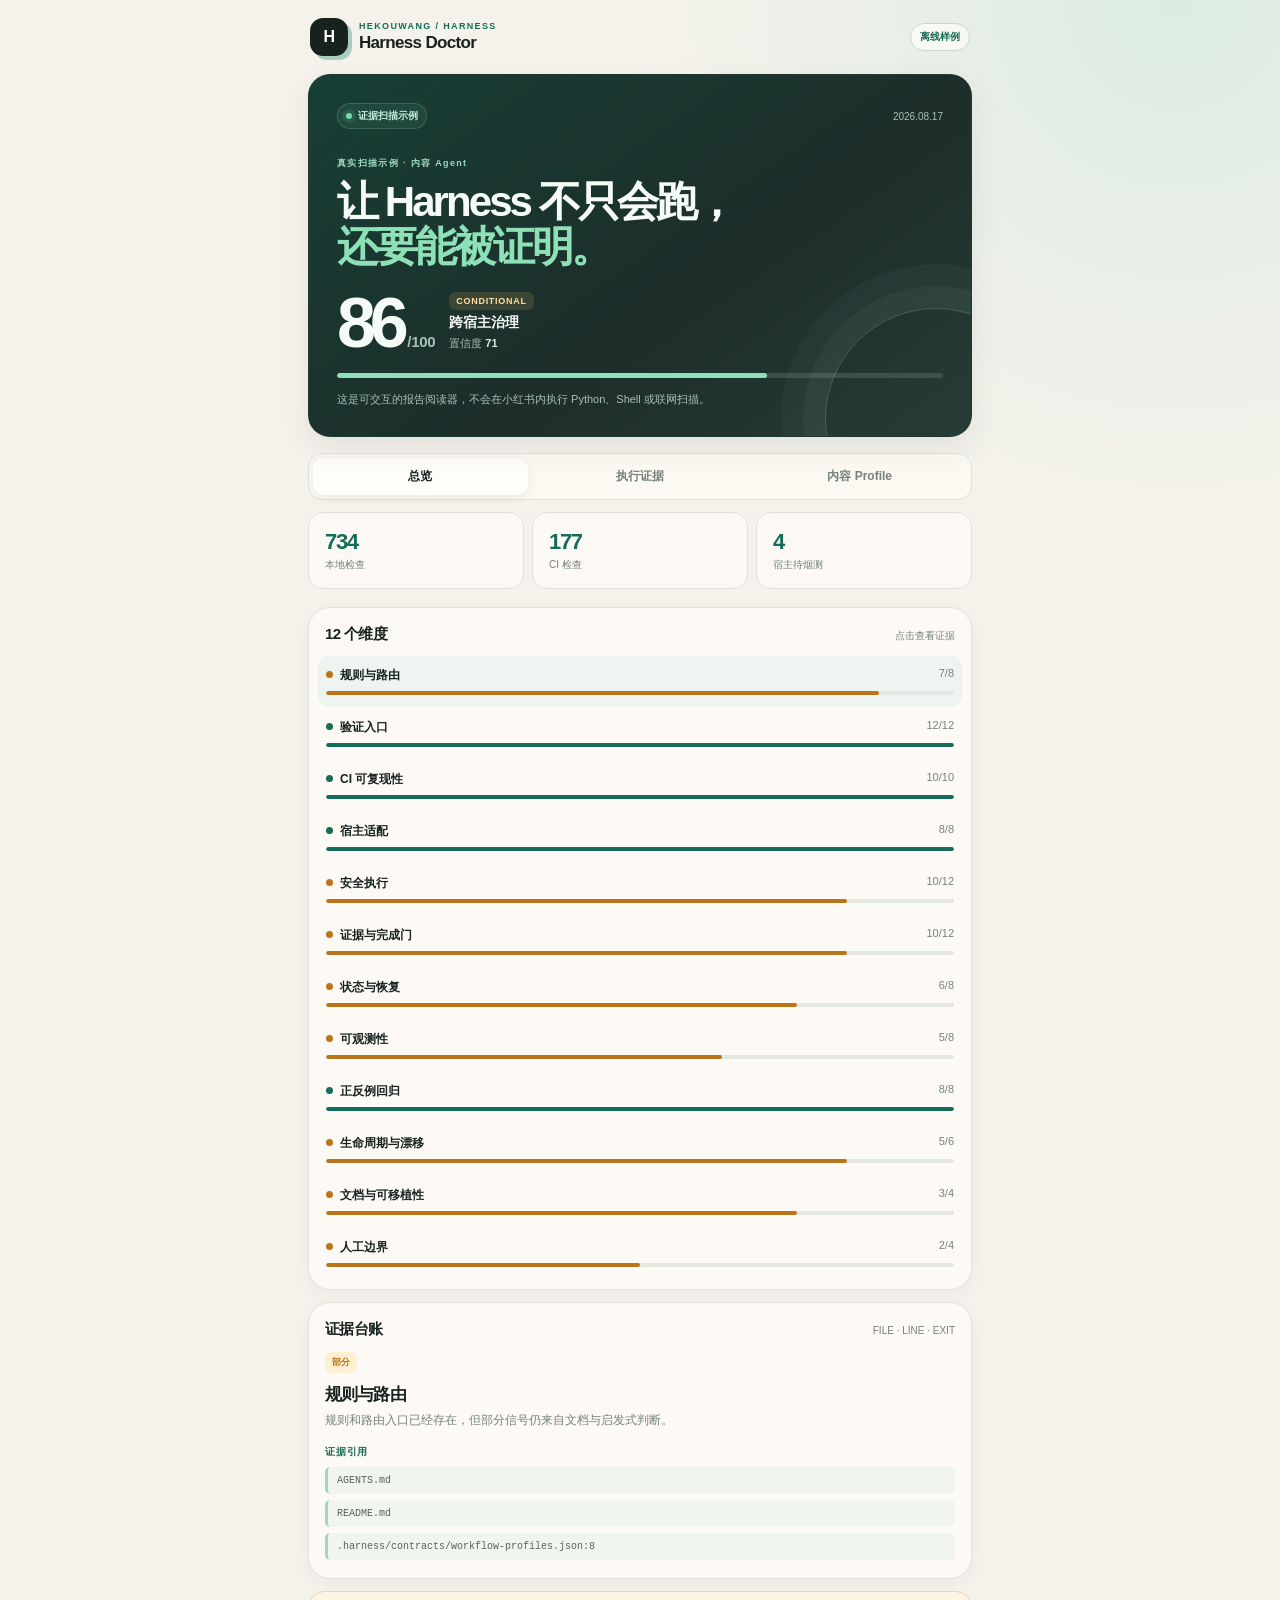
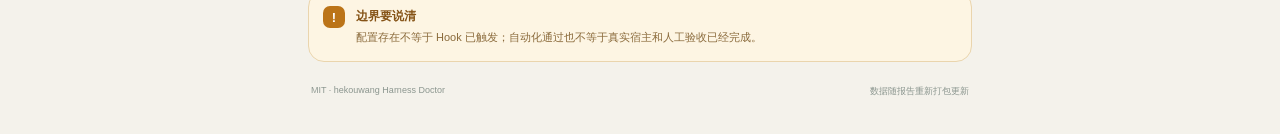
<file: xhs-tool/index.html>
<!doctype html>
<html lang="zh-CN">
<head>
  <meta charset="utf-8">
  <meta name="viewport" content="width=device-width, initial-scale=1, viewport-fit=cover">
  <meta name="theme-color" content="#f4f2eb">
  <meta name="description" content="hekouwang Harness Doctor 离线评分卡演示">
  <title>Harness Doctor · 离线评分卡</title>
  <link rel="icon" href="icon.png" type="image/png">
  <link rel="stylesheet" href="styles.css">
</head>
<body>
  <div class="app-shell">
    <header class="topbar">
      <div class="brand-lockup">
        <div class="brand-mark" aria-hidden="true">H</div>
        <div>
          <p class="brand-kicker">HEKOUWANG / HARNESS</p>
          <h1>Harness Doctor</h1>
        </div>
      </div>
      <span class="offline-badge">离线样例</span>
    </header>

    <main>
      <section class="hero-card" aria-labelledby="reportTitle">
        <div class="hero-meta">
          <span class="status-pill"><i></i>证据扫描示例</span>
          <span id="generatedAt">2026.08.17</span>
        </div>
        <p class="report-kicker">真实扫描示例 · 内容 Agent</p>
        <h2 id="reportTitle">让 Harness 不只会跑，<br><em>还要能被证明。</em></h2>
        <div class="score-line">
          <div class="score-value"><span id="scoreValue">86</span><small>/100</small></div>
          <div class="score-context">
            <span id="decisionValue" class="decision conditional">CONDITIONAL</span>
            <strong id="maturityValue">跨宿主治理</strong>
            <span>置信度 <b id="confidenceValue">71</b></span>
          </div>
        </div>
        <div class="confidence-track" aria-label="置信度"><i id="confidenceBar"></i></div>
        <p class="hero-note">这是可交互的报告阅读器，不会在小红书内执行 Python、Shell 或联网扫描。</p>
      </section>

      <nav class="mode-tabs" aria-label="报告视图" role="tablist">
        <button class="mode-tab active" type="button" data-mode="overview" role="tab" aria-selected="true">总览</button>
        <button class="mode-tab" type="button" data-mode="executions" role="tab" aria-selected="false">执行证据</button>
        <button class="mode-tab" type="button" data-mode="profile" role="tab" aria-selected="false">内容 Profile</button>
      </nav>

      <section class="metric-grid" aria-label="扫描摘要">
        <div class="metric-card"><strong id="localChecks">734</strong><span>本地检查</span></div>
        <div class="metric-card"><strong id="ciChecks">177</strong><span>CI 检查</span></div>
        <div class="metric-card"><strong id="hostUnknown">4</strong><span>宿主待烟测</span></div>
      </section>

      <section id="viewRoot" class="view-root" aria-live="polite"></section>

      <section class="boundary-card">
        <div class="boundary-icon">!</div>
        <div>
          <strong>边界要说清</strong>
          <p>配置存在不等于 Hook 已触发；自动化通过也不等于真实宿主和人工验收已经完成。</p>
        </div>
      </section>
    </main>

    <footer class="footer">
      <span>MIT · hekouwang Harness Doctor</span>
      <span>数据随报告重新打包更新</span>
    </footer>
  </div>

  <script src="scorecard-data.js"></script>
  <script src="app.js"></script>
</body>
</html>
</file>
<file: xhs-tool/styles.css>
:root {
  --paper: #f4f2eb;
  --card: #fffdf8;
  --ink: #17221f;
  --muted: #75817a;
  --line: #dfe3dc;
  --green: #156c57;
  --green-soft: #dff0e9;
  --amber: #bb7418;
  --amber-soft: #fff0d5;
  --red: #b6403f;
  --red-soft: #f9e4e1;
  --shadow: 0 12px 30px rgba(38, 54, 47, .08);
  --radius: 22px;
}

* { box-sizing: border-box; }

html { min-height: 100%; background: var(--paper); }

body {
  margin: 0;
  min-width: 320px;
  color: var(--ink);
  background:
    radial-gradient(circle at 92% 0%, rgba(206, 232, 221, .62), transparent 32rem),
    var(--paper);
  font-family: -apple-system, BlinkMacSystemFont, "PingFang SC", "Hiragino Sans GB", "Microsoft YaHei", sans-serif;
  -webkit-font-smoothing: antialiased;
}

button { font: inherit; }

.app-shell { width: 100%; max-width: 720px; margin: 0 auto; padding: 0 18px 36px; }

.topbar { display: flex; align-items: center; justify-content: space-between; padding: calc(18px + env(safe-area-inset-top)) 2px 18px; }

.brand-lockup { display: flex; align-items: center; gap: 11px; }

.brand-mark { display: grid; width: 38px; height: 38px; place-items: center; border-radius: 13px; color: #fff; background: var(--ink); font-weight: 800; letter-spacing: -.04em; box-shadow: 4px 4px 0 #a8cdbd; }

.brand-kicker, .report-kicker, .profile-kicker { margin: 0 0 2px; color: var(--green); font-size: 9px; font-weight: 800; letter-spacing: .15em; }

.topbar h1 { margin: 0; font-size: 17px; letter-spacing: -.04em; }

.offline-badge { padding: 6px 9px; border: 1px solid #c8d8d0; border-radius: 99px; color: var(--green); background: rgba(255, 253, 248, .76); font-size: 10px; font-weight: 800; }

.hero-card { position: relative; overflow: hidden; padding: 22px 20px 20px; border: 1px solid rgba(38, 78, 66, .12); border-radius: var(--radius); color: #f6fbf7; background: linear-gradient(145deg, #173f35 0%, #1d2d2a 58%, #273c37 100%); box-shadow: var(--shadow); }

.hero-card::after { position: absolute; right: -76px; bottom: -94px; width: 220px; height: 220px; border: 1px solid rgba(191, 239, 214, .22); border-radius: 50%; box-shadow: 0 0 0 22px rgba(191, 239, 214, .04), 0 0 0 44px rgba(191, 239, 214, .03); content: ""; }

.hero-meta { position: relative; z-index: 1; display: flex; justify-content: space-between; align-items: center; color: #a8c1b7; font-size: 10px; }

.status-pill { display: inline-flex; align-items: center; gap: 6px; padding: 5px 8px; border: 1px solid rgba(191, 239, 214, .18); border-radius: 99px; color: #c7efdc; background: rgba(125, 220, 177, .08); font-weight: 700; }

.status-pill i { width: 6px; height: 6px; border-radius: 50%; background: #76d8ad; box-shadow: 0 0 0 4px rgba(118, 216, 173, .12); }

.report-kicker { position: relative; z-index: 1; margin-top: 28px; color: #9dd7be; }

.hero-card h2 { position: relative; z-index: 1; margin: 9px 0 22px; font-size: clamp(27px, 7vw, 42px); line-height: 1.08; letter-spacing: -.07em; }

.hero-card h2 em { color: #8ee0b7; font-style: normal; }

.score-line { position: relative; z-index: 1; display: flex; align-items: flex-end; gap: 14px; }

.score-value { font-size: 70px; font-weight: 800; line-height: .84; letter-spacing: -.09em; }

.score-value small { margin-left: 5px; color: #a8c1b7; font-size: 15px; font-weight: 600; letter-spacing: -.02em; }

.score-context { display: grid; gap: 4px; padding-bottom: 2px; color: #a8c1b7; font-size: 11px; }

.score-context strong { color: #f6fbf7; font-size: 14px; }

.score-context b { color: #d0f0df; }

.decision { display: inline-flex; width: max-content; padding: 4px 7px; border-radius: 6px; font-size: 9px; font-weight: 900; letter-spacing: .08em; }

.decision.conditional { color: #ffdca4; background: rgba(255, 187, 91, .14); }
.decision.ready { color: #b8f3d4; background: rgba(118, 216, 173, .14); }
.decision.blocked { color: #ffc3bc; background: rgba(255, 126, 112, .14); }

.confidence-track { position: relative; z-index: 1; height: 5px; margin-top: 20px; overflow: hidden; border-radius: 99px; background: rgba(255, 255, 255, .12); }

.confidence-track i { display: block; width: 71%; height: 100%; border-radius: inherit; background: #8ee0b7; }

.hero-note { position: relative; z-index: 1; margin: 13px 0 0; color: #a8c1b7; font-size: 11px; line-height: 1.6; }

.mode-tabs { display: grid; grid-template-columns: repeat(3, 1fr); gap: 5px; margin: 16px 0 12px; padding: 4px; border: 1px solid var(--line); border-radius: 14px; background: rgba(255, 253, 248, .64); }

.mode-tab { padding: 10px 4px; border: 0; border-radius: 10px; color: var(--muted); background: transparent; font-size: 12px; font-weight: 700; }

.mode-tab.active { color: var(--ink); background: var(--card); box-shadow: 0 3px 10px rgba(38, 54, 47, .08); }

.metric-grid { display: grid; grid-template-columns: repeat(3, 1fr); gap: 8px; }

.metric-card { padding: 13px 11px; border: 1px solid var(--line); border-radius: 15px; background: rgba(255, 253, 248, .72); }

.metric-card strong { display: block; color: var(--green); font-size: 22px; letter-spacing: -.06em; }

.metric-card span { display: block; margin-top: 3px; color: var(--muted); font-size: 10px; }

.view-root { margin-top: 18px; }

.section-block, .evidence-card, .profile-hero { margin-bottom: 12px; border: 1px solid var(--line); border-radius: var(--radius); background: rgba(255, 253, 248, .82); box-shadow: 0 5px 18px rgba(38, 54, 47, .04); }

.section-title { display: flex; align-items: baseline; justify-content: space-between; padding: 17px 16px 12px; }

.section-title strong { font-size: 15px; letter-spacing: -.04em; }

.section-title span { color: var(--muted); font-size: 10px; }

.dimension-list { display: grid; gap: 1px; padding: 0 9px 10px; }

.dimension-item { position: relative; display: grid; grid-template-columns: 1fr auto; gap: 7px 10px; padding: 11px 8px 12px; border: 0; border-radius: 11px; color: var(--ink); background: transparent; text-align: left; }

.dimension-item.selected { background: #eef5f0; }

.dimension-name { overflow: hidden; text-overflow: ellipsis; white-space: nowrap; font-size: 12px; font-weight: 700; }

.dimension-name i { display: inline-block; width: 7px; height: 7px; margin: 0 7px 1px 0; border-radius: 50%; background: var(--amber); }

.dimension-item.state-pass .dimension-name i { background: var(--green); }
.dimension-item.state-fail .dimension-name i { background: var(--red); }

.dimension-score { color: var(--muted); font-size: 11px; font-variant-numeric: tabular-nums; }

.dimension-meter { grid-column: 1 / -1; display: block; height: 4px; overflow: hidden; border-radius: 99px; background: #e5e8e2; }

.dimension-meter i { display: block; height: 100%; border-radius: inherit; background: var(--amber); }
.state-pass .dimension-meter i { background: var(--green); }
.state-fail .dimension-meter i { background: var(--red); }

.evidence-body { padding: 0 16px 18px; }

.evidence-status { display: inline-flex; padding: 4px 7px; border-radius: 6px; font-size: 9px; font-weight: 800; }
.status-pass { color: var(--green); background: var(--green-soft); }
.status-partial { color: var(--amber); background: var(--amber-soft); }
.status-fail { color: var(--red); background: var(--red-soft); }

.evidence-body h3 { margin: 10px 0 5px; font-size: 17px; letter-spacing: -.05em; }

.evidence-body p { margin: 0; color: var(--muted); font-size: 12px; line-height: 1.65; }

.evidence-label { margin-top: 14px; color: var(--green); font-size: 10px; font-weight: 800; letter-spacing: .08em; }

.evidence-list { display: grid; gap: 6px; margin: 8px 0 0; padding: 0; list-style: none; }

.evidence-list li { overflow: hidden; padding: 8px 9px; border-left: 3px solid #a5d5be; border-radius: 5px; color: #53645b; background: #f0f5f0; font-family: ui-monospace, SFMono-Regular, Menlo, monospace; font-size: 10px; text-overflow: ellipsis; white-space: nowrap; }

.execution-list { display: grid; gap: 9px; padding: 0 10px 12px; }

.execution-card { padding: 13px; border: 1px solid var(--line); border-radius: 15px; background: #fff; }

.execution-top { display: flex; align-items: center; gap: 7px; }

.execution-top strong { flex: 1; font-size: 12px; }

.execution-status { padding: 4px 6px; border-radius: 5px; font-size: 9px; font-weight: 900; }
.execution-status.passed { color: var(--green); background: var(--green-soft); }
.execution-status.failed { color: var(--red); background: var(--red-soft); }

.execution-exit { color: var(--muted); font-family: ui-monospace, SFMono-Regular, Menlo, monospace; font-size: 9px; }

.execution-card code { display: block; overflow: hidden; margin-top: 11px; padding: 9px; border-radius: 8px; color: #53645b; background: #f2f4f0; font-family: ui-monospace, SFMono-Regular, Menlo, monospace; font-size: 9px; line-height: 1.5; text-overflow: ellipsis; white-space: nowrap; }

.execution-meta { display: flex; gap: 16px; margin-top: 10px; color: var(--muted); font-size: 10px; }

.execution-meta b { color: var(--ink); }

.host-list { display: grid; gap: 1px; padding: 0 16px 13px; }

.host-row { display: flex; justify-content: space-between; align-items: center; padding: 11px 0; border-bottom: 1px solid #edf0eb; font-size: 12px; }
.host-row:last-child { border-bottom: 0; }

.host-row > span { display: flex; align-items: center; gap: 7px; }
.host-dot { width: 7px; height: 7px; border-radius: 50%; background: var(--green); }
.host-row strong { color: var(--amber); font-family: ui-monospace, SFMono-Regular, Menlo, monospace; font-size: 9px; }

.profile-hero { display: flex; justify-content: space-between; gap: 18px; padding: 18px 16px; background: #e3f1eb; }

.profile-hero h3 { margin: 5px 0 5px; font-size: 18px; letter-spacing: -.05em; }
.profile-hero p { max-width: 220px; margin: 0; color: #5a7467; font-size: 11px; line-height: 1.6; }
.profile-hero > strong { color: var(--green); font-size: 40px; line-height: .9; letter-spacing: -.08em; }
.profile-hero > strong small { font-size: 12px; letter-spacing: 0; }

.profile-list { display: grid; gap: 13px; padding: 0 16px 18px; }
.profile-row > div { display: flex; justify-content: space-between; margin-bottom: 6px; color: #53645b; font-size: 11px; }
.profile-row b { color: var(--green); font-family: ui-monospace, SFMono-Regular, Menlo, monospace; font-size: 10px; }
.profile-row > i { display: block; height: 6px; overflow: hidden; border-radius: 99px; background: #dce8e1; }
.profile-row > i em { display: block; height: 100%; border-radius: inherit; background: var(--green); }

.boundary-card { display: flex; gap: 11px; padding: 14px; border: 1px solid #ead5ad; border-radius: 16px; background: rgba(255, 246, 226, .86); }

.boundary-icon { display: grid; flex: 0 0 auto; width: 22px; height: 22px; place-items: center; border-radius: 7px; color: #fff; background: var(--amber); font-size: 13px; font-weight: 900; }

.boundary-card strong { color: #855316; font-size: 12px; }

.boundary-card p { margin: 4px 0 0; color: #8a6a3b; font-size: 11px; line-height: 1.6; }

.footer { display: flex; justify-content: space-between; gap: 12px; padding: 23px 3px 0; color: #8b968f; font-size: 9px; }

.empty-state { padding: 20px 0; color: var(--muted); font-size: 12px; text-align: center; }

@media (min-width: 600px) {
  .app-shell { padding-left: 28px; padding-right: 28px; }
  .hero-card { padding: 28px; }
  .metric-card { padding: 16px; }
}
</file>
